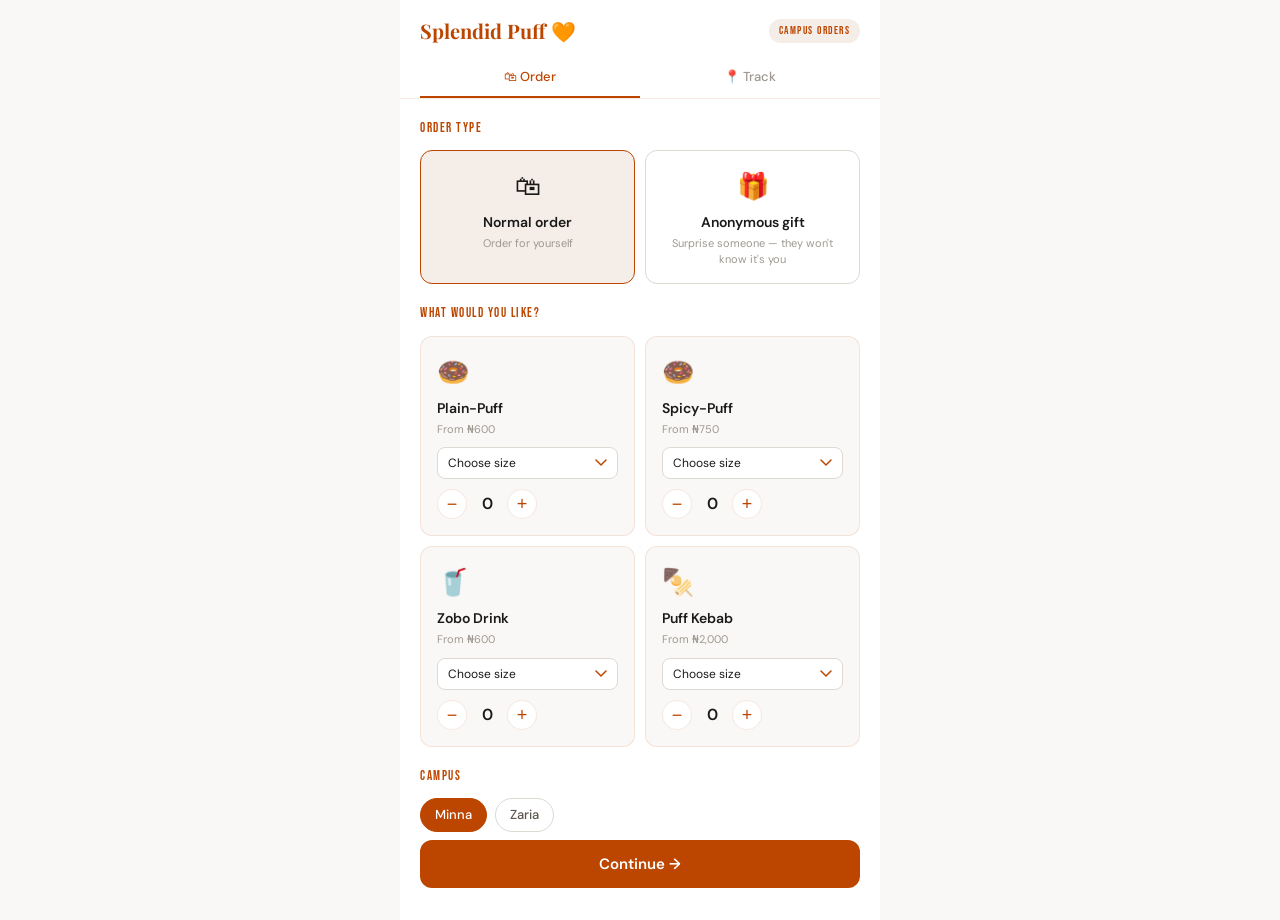
<file: index.html>
<!DOCTYPE html>
<html lang="en">
<head>
  <meta charset="UTF-8">
  <meta name="viewport" content="width=device-width, initial-scale=1.0, maximum-scale=1.0, user-scalable=no">
  <title>Splendid Puff — Order Now</title>
  <link rel="preconnect" href="https://fonts.googleapis.com">
  <link rel="preconnect" href="https://fonts.gstatic.com" crossorigin>
  <link href="https://fonts.googleapis.com/css2?family=Playfair+Display:wght@500;700&family=Bebas+Neue&family=DM+Sans:wght@400;500;600&display=swap" rel="stylesheet">
  <link rel="stylesheet" href="style.css">
</head>
<body>
<div class="app">

  <!-- HEADER -->
  <div class="header">
    <div class="brand-row">
      <div class="brand-name">Splendid Puff 🧡</div>
      <div class="brand-badge">Campus Orders</div>
    </div>
    <nav class="nav">
      <button class="nav-btn active" onclick="showTab('order',this)">🛍 Order</button>
      <button class="nav-btn" onclick="showTab('track',this)">📍 Track</button>
    </nav>
  </div>

  <!-- ═══ ORDER TAB ═══ -->
  <div id="tab-order" class="screen active">

    <!-- Step 1: Product + order type selection -->
    <div id="step-1" class="step active">

      <!-- Order type selector -->
      <div class="section-label">Order type</div>
      <div class="order-type-row">
        <div class="order-type-card selected" id="type-normal" onclick="setOrderType('normal')">
          <div class="order-type-icon">🛍</div>
          <div class="order-type-title">Normal order</div>
          <div class="order-type-sub">Order for yourself</div>
        </div>
        <div class="order-type-card" id="type-gift" onclick="setOrderType('gift')">
          <div class="order-type-icon">🎁</div>
          <div class="order-type-title">Anonymous gift</div>
          <div class="order-type-sub">Surprise someone — they won't know it's you</div>
        </div>
      </div>

      <!-- Gift mode notice -->
      <div id="gift-notice" class="info-banner" style="display:none">
        🎁 <strong>Anonymous mode:</strong> Your name stays hidden. We only need your WhatsApp to confirm payment, and the recipient's details for delivery.
      </div>

      <div class="section-label">What would you like?</div>
      <div class="product-grid" id="product-grid"></div>

      <div id="flavour-wrap" style="display:none">
        <div class="section-label">Puff-puff flavour</div>
        <div class="tag-row" id="flavour-tags"></div>
      </div>

      <div class="section-label">Campus</div>
      <div class="tag-row" id="campus-tags"></div>

      <button class="btn-primary" onclick="goStep(2)">Continue →</button>
    </div>

    <!-- Step 2: Sender + recipient details -->
    <div id="step-2" class="step">
      <button class="btn-ghost" onclick="goStep(1)">← Back</button>

      <!-- NORMAL ORDER FIELDS -->
      <div id="normal-fields">
        <div class="section-label">Your details</div>
        <div class="form-group">
          <label>Full name</label>
          <input type="text" id="cust-name" placeholder="Your name" autocomplete="name">
        </div>
        <div class="form-group">
          <label>WhatsApp number</label>
          <input type="tel" id="cust-phone" placeholder="080..." autocomplete="tel">
        </div>
        <div class="form-group">
          <label>Pickup / delivery location</label>
          <input type="text" id="cust-location" placeholder="e.g. Faculty of Science, Block A">
        </div>
        <div class="form-group">
          <label>Special instructions <span class="optional">(optional)</span></label>
          <textarea id="cust-notes" placeholder="Anything we should know..."></textarea>
        </div>
      </div>

      <!-- ANONYMOUS GIFT FIELDS -->
      <div id="gift-fields" style="display:none">
        <div class="anon-section-card">
          <div class="anon-section-title">🕵️ Your contact (private)</div>
          <div class="anon-section-sub">Only used to confirm your payment — never shown to recipient</div>
          <div class="form-group" style="margin-top:1rem">
            <label>Your WhatsApp number</label>
            <input type="tel" id="sender-phone" placeholder="080..." autocomplete="tel">
          </div>
        </div>

        <div class="anon-section-card" style="margin-top:1rem">
          <div class="anon-section-title">🎁 Recipient details</div>
          <div class="anon-section-sub">Who is receiving the gift?</div>
          <div class="form-group" style="margin-top:1rem">
            <label>Recipient's name</label>
            <input type="text" id="recipient-name" placeholder="Who is this for?">
          </div>
          <div class="form-group">
            <label>Recipient's WhatsApp <span class="optional">(optional)</span></label>
            <input type="tel" id="recipient-phone" placeholder="080... (so we can notify them)">
          </div>
          <div class="form-group">
            <label>Delivery location</label>
            <input type="text" id="recipient-location" placeholder="Where should we deliver?">
          </div>
          <div class="form-group">
            <label>Your secret note <span class="optional">(optional)</span></label>
            <textarea id="gift-note" placeholder="Write something sweet... they'll love it 🧡"></textarea>
          </div>
        </div>
      </div>

      <!-- ORDER SUMMARY + PAYMENT (shared) -->
      <div class="section-label">Order summary</div>
      <div class="summary-card" id="order-summary-card"></div>

      <div class="section-label">Pay by bank transfer</div>
      <div class="bank-card">
        <div class="bank-title">🏦 Transfer to this account</div>
        <div class="bank-acct" id="bank-acct-display"></div>
        <div class="bank-detail" id="bank-name-display"></div>
        <div class="bank-detail" id="bank-holder-display"></div>
        <div class="bank-ref-note">📌 Use your WhatsApp number as the transfer reference</div>
      </div>

      <div class="section-label">Upload payment receipt</div>
      <div class="upload-zone" id="upload-zone" onclick="document.getElementById('receipt-input').click()">
        <div class="upload-icon">📎</div>
        <div class="upload-text">Tap to upload screenshot or photo of transfer</div>
        <div class="upload-filename" id="upload-filename"></div>
      </div>
      <input type="file" id="receipt-input" accept="image/*,application/pdf" onchange="handleUpload(this)">

      <button class="btn-primary" id="btn-submit" onclick="submitOrder()">Place order</button>
    </div>

    <!-- Step 3: Success -->
    <div id="step-3" class="step">
      <div class="success-wrap">
        <div class="success-emoji">🎉</div>
        <div class="success-title" id="success-title">Order received!</div>
        <div class="success-sub" id="success-msg">We've got your order and will confirm on WhatsApp shortly.</div>
        <div class="order-ref" id="success-ref">SP-0000</div>
        <div class="success-sub">Save your reference to track your order.</div>
        <button class="wa-btn" onclick="openWhatsApp()">💬 Message us on WhatsApp</button>
        <button class="btn-ghost full-width" style="margin-top:0.75rem" onclick="resetOrder()">Place another order</button>
      </div>
    </div>
  </div>

  <!-- ═══ TRACK TAB ═══ -->
  <div id="tab-track" class="screen">
    <div class="section-label" style="margin-top:0">Track your order</div>
    <div class="form-group">
      <label>Order reference</label>
      <input type="text" id="track-input" placeholder="SP-0001" style="text-transform:uppercase;letter-spacing:2px" oninput="this.value=this.value.toUpperCase()">
    </div>
    <button class="btn-primary" onclick="trackOrder()">Look up order</button>
    <div id="track-result"></div>
  </div>

</div>

<div class="toast" id="toast"></div>
<script src="config.js"></script>
<script src="app.js"></script>
</body>
</html>
</file>
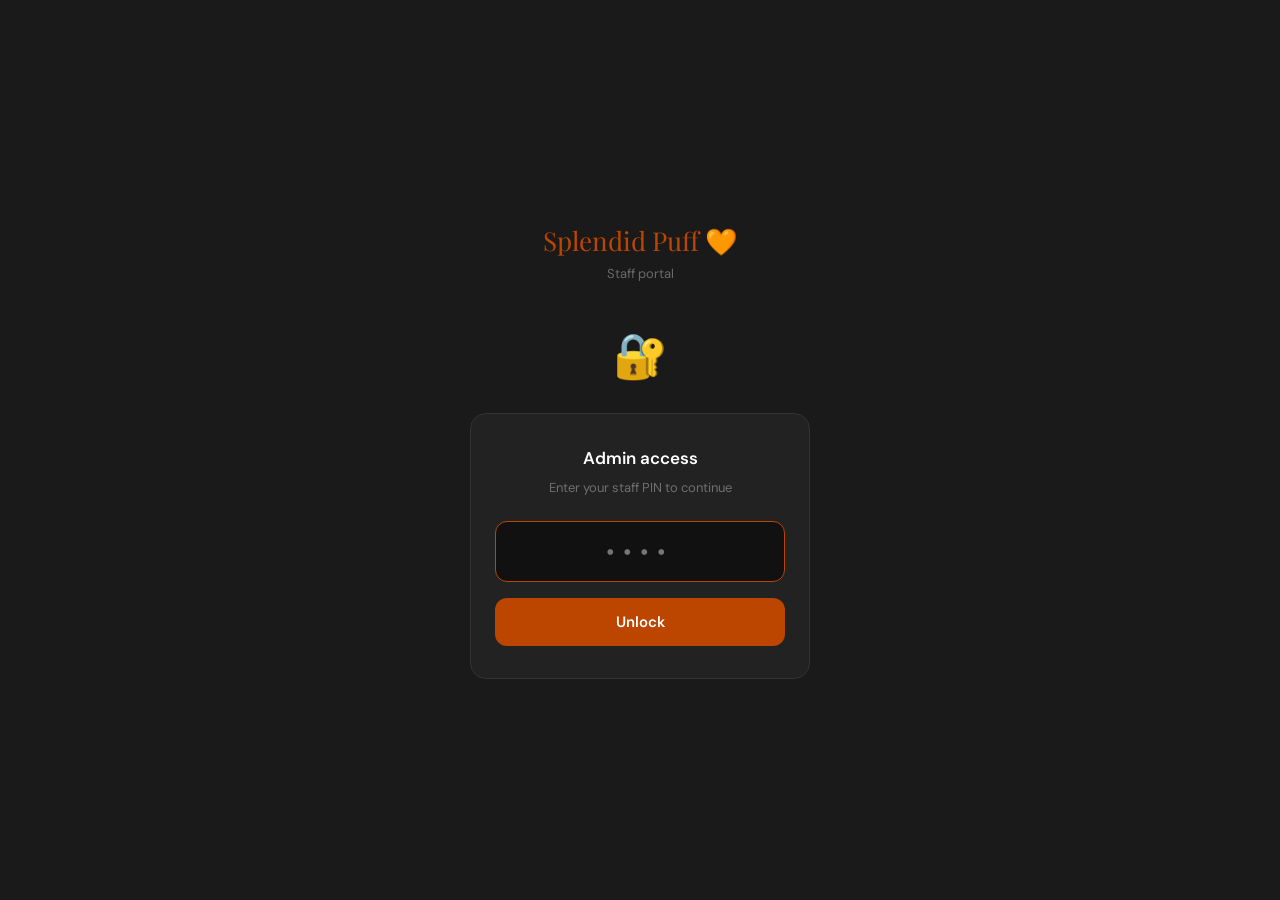
<file: admin.html>
<!DOCTYPE html>
<html lang="en">
<head>
  <meta charset="UTF-8">
  <meta name="viewport" content="width=device-width, initial-scale=1.0, maximum-scale=1.0, user-scalable=no">
  <title>Splendid Puff — Admin</title>
  <link rel="preconnect" href="https://fonts.googleapis.com">
  <link rel="preconnect" href="https://fonts.gstatic.com" crossorigin>
  <link href="https://fonts.googleapis.com/css2?family=Playfair+Display:wght@500;700&family=Bebas+Neue&family=DM+Sans:wght@400;500;600&display=swap" rel="stylesheet">
  <link rel="stylesheet" href="style.css">
  <style>
    /* Admin-only styles */
    .admin-header {
      background: var(--black);
      padding: 1.25rem;
      display: flex;
      align-items: center;
      justify-content: space-between;
      position: sticky;
      top: 0;
      z-index: 100;
    }
    .admin-brand { font-family: 'Playfair Display', serif; color: var(--orange); font-size: 18px; }
    .admin-brand span { color: rgba(255,255,255,0.4); font-family: 'DM Sans', sans-serif; font-size: 12px; display: block; margin-top: 1px; }
    .logout-btn {
      background: rgba(255,255,255,0.08);
      border: 1px solid rgba(255,255,255,0.15);
      color: rgba(255,255,255,0.6);
      font-family: 'DM Sans', sans-serif;
      font-size: 12px;
      padding: 6px 14px;
      border-radius: 20px;
      cursor: pointer;
      transition: all 0.2s;
    }
    .logout-btn:hover { background: rgba(255,255,255,0.15); color: white; }

    /* Lock screen */
    .lock-screen {
      min-height: 100vh;
      display: flex;
      flex-direction: column;
      align-items: center;
      justify-content: center;
      padding: 2rem 1.5rem;
      text-align: center;
      background: var(--black);
    }
    .lock-logo { font-family: 'Playfair Display', serif; font-size: 26px; color: var(--orange); margin-bottom: 0.25rem; }
    .lock-sub { font-size: 13px; color: rgba(255,255,255,0.35); margin-bottom: 2.5rem; }
    .lock-icon { font-size: 44px; margin-bottom: 1.5rem; }
    .lock-card {
      background: #222;
      border: 1px solid #333;
      border-radius: var(--radius-lg);
      padding: 2rem 1.5rem;
      width: 100%;
      max-width: 340px;
    }
    .lock-title { font-size: 17px; font-weight: 600; color: white; margin-bottom: 0.4rem; }
    .lock-hint { font-size: 13px; color: rgba(255,255,255,0.35); margin-bottom: 1.5rem; }
    .pin-input {
      width: 100%;
      font-family: 'DM Sans', sans-serif;
      font-size: 24px;
      letter-spacing: 8px;
      text-align: center;
      padding: 14px;
      background: #111;
      border: 1.5px solid #444;
      border-radius: var(--radius);
      color: white;
      margin-bottom: 1rem;
      transition: border-color 0.2s;
    }
    .pin-input:focus { outline: none; border-color: var(--orange); }
    .pin-input.shake { animation: shake 0.4s ease; }
    @keyframes shake { 0%,100%{transform:translateX(0)} 20%,60%{transform:translateX(-6px)} 40%,80%{transform:translateX(6px)} }
    .btn-unlock {
      width: 100%;
      padding: 14px;
      background: var(--orange);
      color: white;
      border: none;
      border-radius: var(--radius);
      font-family: 'DM Sans', sans-serif;
      font-size: 15px;
      font-weight: 600;
      cursor: pointer;
      transition: opacity 0.2s;
    }
    .btn-unlock:hover { opacity: 0.9; }

    /* Panel */
    .admin-panel { display: none; }
    .panel-body { padding: 1.25rem; padding-bottom: 2rem; }

    /* Order detail expand */
    .order-detail-row {
      padding: 10px 0;
      border-top: 1px solid var(--border);
      font-size: 13px;
      color: var(--gray-600);
      display: none;
    }
    .order-detail-row.open { display: block; }
    .detail-grid { display: grid; grid-template-columns: 110px 1fr; gap: 6px 12px; }
    .detail-key { color: var(--gray-400); font-size: 12px; }
    .detail-val { color: var(--black); font-weight: 500; font-size: 13px; }
    .anon-badge {
      display: inline-flex;
      align-items: center;
      gap: 5px;
      background: #1a1a2e;
      color: #a78bfa;
      font-size: 11px;
      font-weight: 600;
      padding: 3px 10px;
      border-radius: 12px;
      margin-bottom: 8px;
    }
    .gift-badge {
      display: inline-flex;
      align-items: center;
      gap: 5px;
      background: var(--orange-light);
      color: var(--orange);
      font-size: 11px;
      font-weight: 600;
      padding: 3px 10px;
      border-radius: 12px;
      margin-bottom: 8px;
    }
    .order-card { cursor: pointer; }
    .expand-icon { font-size: 11px; color: var(--gray-400); margin-left: auto; transition: transform 0.2s; }
    .order-card.expanded .expand-icon { transform: rotate(180deg); }

    /* Refresh btn */
    .refresh-btn {
      background: none;
      border: 1.5px solid var(--border);
      color: var(--gray-600);
      font-family: 'DM Sans', sans-serif;
      font-size: 12px;
      padding: 6px 14px;
      border-radius: 20px;
      cursor: pointer;
      transition: all 0.15s;
      display: flex;
      align-items: center;
      gap: 5px;
    }
    .refresh-btn:hover { border-color: var(--orange); color: var(--orange); }
    .row-between { display: flex; align-items: center; justify-content: space-between; margin-bottom: 1rem; }
  </style>
</head>
<body>

<!-- LOCK SCREEN -->
<div class="lock-screen" id="lock-screen">
  <div class="lock-logo">Splendid Puff 🧡</div>
  <div class="lock-sub">Staff portal</div>
  <div class="lock-icon">🔐</div>
  <div class="lock-card">
    <div class="lock-title">Admin access</div>
    <div class="lock-hint">Enter your staff PIN to continue</div>
    <input type="password" class="pin-input" id="pin-input" placeholder="••••" maxlength="6"
      onkeydown="if(event.key==='Enter') checkPin()">
    <button class="btn-unlock" onclick="checkPin()">Unlock</button>
  </div>
</div>

<!-- ADMIN PANEL -->
<div class="admin-panel" id="admin-panel">
  <div class="admin-header">
    <div class="admin-brand">
      Splendid Puff 🧡
      <span>Admin Panel</span>
    </div>
    <button class="logout-btn" onclick="logout()">Lock 🔒</button>
  </div>

  <div class="panel-body">
    <!-- Stats -->
    <div class="admin-stats">
      <div class="stat-card"><div class="stat-val" id="stat-total">0</div><div class="stat-lbl">Orders</div></div>
      <div class="stat-card"><div class="stat-val" id="stat-pending">0</div><div class="stat-lbl">Pending</div></div>
      <div class="stat-card"><div class="stat-val" id="stat-revenue">₦0</div><div class="stat-lbl">Revenue</div></div>
    </div>

    <!-- Filter + refresh -->
    <div class="row-between">
      <div class="filter-row" style="margin-bottom:0;flex:1">
        <div class="filter-chip active" onclick="filterOrders('all',this)">All</div>
        <div class="filter-chip" onclick="filterOrders('pending',this)">Pending</div>
        <div class="filter-chip" onclick="filterOrders('confirmed',this)">Confirmed</div>
        <div class="filter-chip" onclick="filterOrders('ready',this)">Ready</div>
        <div class="filter-chip" onclick="filterOrders('completed',this)">Completed</div>
      </div>
      <button class="refresh-btn" onclick="refreshAdmin()" style="margin-left:10px;flex-shrink:0">↻ Refresh</button>
    </div>

    <div id="orders-list" style="margin-top:1rem"></div>
  </div>
</div>

<div class="toast" id="toast"></div>
<script src="config.js"></script>
<script src="admin.js"></script>
</body>
</html>
</file>
<file: style.css>
/* ── RESET & BASE ── */
*, *::before, *::after { box-sizing: border-box; margin: 0; padding: 0; -webkit-tap-highlight-color: transparent; }

:root {
  --orange: #BC4600;
  --orange-light: #f5ede7;
  --orange-mid: #d9845a;
  --black: #1A1A1A;
  --white: #FFFFFF;
  --gray-50: #faf8f6;
  --gray-100: #f0ede9;
  --gray-200: #ddd9d3;
  --gray-400: #9e9890;
  --gray-600: #5c5650;
  --success: #1a7f4e;
  --success-bg: #e8f5ee;
  --warning: #9a6200;
  --warning-bg: #fef4e0;
  --border: rgba(188,70,0,0.12);
  --radius: 12px;
  --radius-lg: 16px;
}

body {
  font-family: 'DM Sans', -apple-system, BlinkMacSystemFont, sans-serif;
  background: var(--gray-50);
  color: var(--black);
  min-height: 100vh;
  font-size: 15px;
  line-height: 1.5;
}

.app {
  max-width: 480px;
  margin: 0 auto;
  min-height: 100vh;
  background: var(--white);
}

/* ── HEADER ── */
.header {
  background: var(--white);
  border-bottom: 1px solid var(--border);
  padding: 1rem 1.25rem 0;
  position: sticky;
  top: 0;
  z-index: 100;
}
.brand-row { display: flex; align-items: center; justify-content: space-between; margin-bottom: 0.75rem; }
.brand-name { font-family: 'Playfair Display', serif; font-size: 20px; color: var(--orange); font-weight: 700; }
.brand-badge {
  font-family: 'Bebas Neue', sans-serif;
  font-size: 11px;
  letter-spacing: 1.5px;
  color: var(--orange);
  background: var(--orange-light);
  padding: 4px 10px;
  border-radius: 20px;
}
.nav { display: flex; gap: 0; }
.nav-btn {
  flex: 1;
  padding: 0.65rem 0.5rem;
  background: none;
  border: none;
  border-bottom: 2.5px solid transparent;
  font-family: 'DM Sans', sans-serif;
  font-size: 13px;
  font-weight: 500;
  color: var(--gray-400);
  cursor: pointer;
  transition: all 0.2s;
  display: flex;
  align-items: center;
  justify-content: center;
  gap: 5px;
}
.nav-btn.active { color: var(--orange); border-bottom-color: var(--orange); }

/* ── SCREENS & STEPS ── */
.screen { display: none; padding: 1.25rem; padding-bottom: 2rem; }
.screen.active { display: block; animation: fadeUp 0.25s ease; }
.step { display: none; }
.step.active { display: block; animation: fadeUp 0.25s ease; }
@keyframes fadeUp { from { opacity: 0; transform: translateY(10px); } to { opacity: 1; transform: translateY(0); } }

/* ── LABELS ── */
.section-label {
  font-family: 'Bebas Neue', sans-serif;
  font-size: 13px;
  letter-spacing: 1.5px;
  color: var(--orange);
  margin-bottom: 0.75rem;
  margin-top: 1.25rem;
}
.section-label:first-child { margin-top: 0; }
.optional { color: var(--gray-400); font-size: 12px; }

/* ── PRODUCT GRID ── */
.product-grid { display: grid; grid-template-columns: 1fr 1fr; gap: 10px; }
.product-card {
  background: var(--gray-50);
  border: 1.5px solid var(--border);
  border-radius: var(--radius);
  padding: 1rem;
  transition: border-color 0.2s, background 0.2s;
}
.product-card.has-item { border-color: var(--orange); background: var(--orange-light); }
.product-emoji { font-size: 26px; margin-bottom: 6px; }
.product-name { font-weight: 600; font-size: 14px; margin-bottom: 2px; }
.product-hint { font-size: 11px; color: var(--gray-400); margin-bottom: 10px; }
select.size-select {
  width: 100%;
  font-family: 'DM Sans', sans-serif;
  font-size: 12px;
  padding: 7px 10px;
  border: 1px solid var(--gray-200);
  border-radius: 8px;
  background: var(--white);
  color: var(--black);
  appearance: none;
  -webkit-appearance: none;
  background-image: url("data:image/svg+xml,%3Csvg xmlns='http://www.w3.org/2000/svg' width='12' height='8' viewBox='0 0 12 8'%3E%3Cpath d='M1 1l5 5 5-5' stroke='%23BC4600' stroke-width='1.5' fill='none' stroke-linecap='round'/%3E%3C/svg%3E");
  background-repeat: no-repeat;
  background-position: right 10px center;
  cursor: pointer;
}
select.size-select:focus { outline: none; border-color: var(--orange); }
.qty-row { display: flex; align-items: center; gap: 10px; margin-top: 10px; }
.qty-btn {
  width: 30px; height: 30px;
  border-radius: 50%;
  border: 1.5px solid var(--border);
  background: var(--white);
  color: var(--orange);
  font-size: 18px;
  font-weight: 500;
  display: flex; align-items: center; justify-content: center;
  cursor: pointer;
  transition: background 0.15s;
  line-height: 1;
  flex-shrink: 0;
}
.qty-btn:hover { background: var(--orange-light); }
.qty-val { font-size: 16px; font-weight: 600; min-width: 20px; text-align: center; }

/* ── TAGS ── */
.tag-row { display: flex; flex-wrap: wrap; gap: 8px; }
.tag {
  padding: 6px 14px;
  border-radius: 20px;
  border: 1.5px solid var(--gray-200);
  font-size: 13px;
  cursor: pointer;
  transition: all 0.15s;
  background: var(--white);
  color: var(--gray-600);
  font-weight: 500;
}
.tag.selected { background: var(--orange); color: var(--white); border-color: var(--orange); }

/* ── GIFT CARD ── */
.gift-toggle-card {
  border: 1.5px solid var(--border);
  border-radius: var(--radius);
  padding: 1rem;
  display: flex;
  align-items: flex-start;
  gap: 12px;
  cursor: pointer;
  background: var(--white);
  transition: border-color 0.2s;
}
.gift-toggle-card input[type=checkbox] { accent-color: var(--orange); width: 18px; height: 18px; margin-top: 2px; flex-shrink: 0; }
.gift-label { font-size: 14px; font-weight: 600; }
.gift-sub { font-size: 12px; color: var(--gray-600); margin-top: 2px; }

/* ── FORM ── */
.form-group { margin-bottom: 1rem; }
.form-group label { display: block; font-size: 13px; font-weight: 500; color: var(--gray-600); margin-bottom: 6px; }
.form-group input,
.form-group textarea {
  width: 100%;
  font-family: 'DM Sans', sans-serif;
  font-size: 14px;
  padding: 11px 14px;
  border: 1.5px solid var(--gray-200);
  border-radius: var(--radius);
  background: var(--white);
  color: var(--black);
  transition: border-color 0.2s;
}
.form-group input:focus,
.form-group textarea:focus { outline: none; border-color: var(--orange); }
.form-group textarea { min-height: 90px; resize: vertical; }

/* ── SUMMARY ── */
.summary-card {
  background: var(--gray-50);
  border: 1px solid var(--border);
  border-radius: var(--radius);
  overflow: hidden;
  margin-bottom: 1rem;
}
.summary-row {
  display: flex;
  justify-content: space-between;
  align-items: flex-start;
  padding: 10px 14px;
  font-size: 14px;
  border-bottom: 1px solid var(--border);
}
.summary-row:last-child { border-bottom: none; }
.summary-row.total { font-weight: 600; background: var(--orange-light); color: var(--orange); font-size: 16px; }
.summary-row-label { color: var(--gray-400); font-size: 11px; margin-top: 2px; }

/* ── BANK CARD ── */
.bank-card {
  background: var(--orange-light);
  border: 1.5px solid var(--orange-mid);
  border-radius: var(--radius-lg);
  padding: 1.25rem;
  margin-bottom: 1rem;
}
.bank-title { font-family: 'Bebas Neue', sans-serif; letter-spacing: 1px; font-size: 13px; color: var(--orange); margin-bottom: 12px; }
.bank-acct { font-size: 26px; font-weight: 600; letter-spacing: 3px; color: var(--orange); margin: 8px 0 6px; }
.bank-detail { font-size: 13px; color: var(--gray-600); margin-bottom: 3px; }
.bank-ref-note { font-size: 12px; color: var(--orange); margin-top: 10px; background: rgba(188,70,0,0.1); padding: 8px 12px; border-radius: 8px; }

/* ── UPLOAD ── */
.upload-zone {
  border: 2px dashed var(--orange-mid);
  border-radius: var(--radius);
  padding: 1.5rem 1rem;
  text-align: center;
  cursor: pointer;
  transition: background 0.15s;
  margin-bottom: 1rem;
}
.upload-zone:hover, .upload-zone.has-file { background: var(--orange-light); }
.upload-icon { font-size: 28px; color: var(--orange); margin-bottom: 8px; }
.upload-text { font-size: 13px; color: var(--gray-400); }
.upload-filename { font-size: 13px; font-weight: 600; color: var(--orange); margin-top: 6px; }

/* ── BUTTONS ── */
.btn-primary {
  width: 100%;
  padding: 14px;
  background: var(--orange);
  color: var(--white);
  border: none;
  border-radius: var(--radius);
  font-family: 'DM Sans', sans-serif;
  font-size: 15px;
  font-weight: 600;
  cursor: pointer;
  transition: opacity 0.2s, transform 0.1s;
  margin-top: 0.5rem;
  display: block;
}
.btn-primary:hover { opacity: 0.9; }
.btn-primary:active { transform: scale(0.98); }
.btn-primary:disabled { opacity: 0.4; cursor: not-allowed; }
.btn-ghost {
  background: none;
  border: 1.5px solid var(--gray-200);
  color: var(--gray-600);
  border-radius: var(--radius);
  font-family: 'DM Sans', sans-serif;
  font-size: 13px;
  font-weight: 500;
  padding: 9px 16px;
  cursor: pointer;
  margin-bottom: 1.25rem;
  transition: border-color 0.2s;
}
.btn-ghost:hover { border-color: var(--orange); color: var(--orange); }
.btn-ghost.full-width { width: 100%; display: block; text-align: center; }
.wa-btn {
  width: 100%;
  padding: 13px;
  background: #25D366;
  color: var(--white);
  border: none;
  border-radius: var(--radius);
  font-family: 'DM Sans', sans-serif;
  font-size: 14px;
  font-weight: 600;
  cursor: pointer;
  margin-top: 1rem;
  display: block;
}
.wa-btn:hover { opacity: 0.9; }

/* ── SUCCESS ── */
.success-wrap { text-align: center; padding: 2rem 0.5rem; }
.success-emoji { font-size: 52px; margin-bottom: 1rem; animation: bounce 0.6s ease; display: block; }
@keyframes bounce { 0%,100%{transform:scale(1)}40%{transform:scale(1.2)}70%{transform:scale(0.95)} }
.success-title { font-family: 'Playfair Display', serif; font-size: 24px; color: var(--orange); margin-bottom: 0.5rem; }
.success-sub { font-size: 14px; color: var(--gray-600); line-height: 1.7; margin-bottom: 0.25rem; }
.order-ref {
  display: inline-block;
  font-family: 'Bebas Neue', sans-serif;
  font-size: 28px;
  letter-spacing: 3px;
  color: var(--orange);
  background: var(--orange-light);
  border: 1.5px dashed var(--orange-mid);
  padding: 12px 28px;
  border-radius: var(--radius);
  margin: 1rem 0;
}

/* ── TRACK ── */
.track-card {
  border: 1.5px solid var(--border);
  border-radius: var(--radius-lg);
  overflow: hidden;
  margin-top: 1.25rem;
}
.track-card-header {
  background: var(--orange);
  color: var(--white);
  padding: 1rem 1.25rem;
}
.track-name { font-size: 17px; font-weight: 600; }
.track-ref-sm { font-size: 12px; opacity: 0.8; margin-top: 2px; }
.track-card-body { padding: 1.25rem; }
.status-stepper { display: flex; flex-direction: column; gap: 0; }
.step-row { display: flex; align-items: flex-start; gap: 12px; padding-bottom: 16px; position: relative; }
.step-row:last-child { padding-bottom: 0; }
.step-row::before {
  content: '';
  position: absolute;
  left: 10px;
  top: 22px;
  width: 2px;
  height: calc(100% - 22px);
  background: var(--gray-200);
}
.step-row.done::before { background: var(--orange); }
.step-row:last-child::before { display: none; }
.step-dot {
  width: 22px; height: 22px;
  border-radius: 50%;
  border: 2px solid var(--gray-200);
  background: var(--white);
  flex-shrink: 0;
  margin-top: 2px;
  display: flex; align-items: center; justify-content: center;
  font-size: 11px;
  font-weight: 700;
  color: var(--white);
}
.step-dot.done { background: var(--orange); border-color: var(--orange); }
.step-dot.current { border-color: var(--orange); background: var(--orange-light); }
.step-text-label { font-size: 14px; font-weight: 500; }
.step-text-sub { font-size: 12px; color: var(--gray-400); margin-top: 1px; }

/* ── ADMIN ── */
.admin-stats { display: grid; grid-template-columns: repeat(3, 1fr); gap: 10px; margin-bottom: 1.25rem; }
.stat-card { background: var(--gray-50); border: 1px solid var(--border); border-radius: var(--radius); padding: 0.85rem 1rem; }
.stat-val { font-size: 22px; font-weight: 600; color: var(--orange); }
.stat-lbl { font-size: 11px; color: var(--gray-400); text-transform: uppercase; letter-spacing: 0.5px; margin-top: 2px; }
.filter-row { display: flex; gap: 6px; margin-bottom: 1rem; overflow-x: auto; padding-bottom: 2px; -webkit-overflow-scrolling: touch; }
.filter-chip {
  padding: 5px 14px;
  border-radius: 20px;
  border: 1.5px solid var(--gray-200);
  font-size: 12px; font-weight: 500;
  cursor: pointer;
  white-space: nowrap;
  background: var(--white);
  color: var(--gray-600);
  transition: all 0.15s;
}
.filter-chip.active { background: var(--orange); color: var(--white); border-color: var(--orange); }

.order-card {
  background: var(--white);
  border: 1px solid var(--border);
  border-left: 3px solid var(--gray-200);
  border-radius: var(--radius);
  padding: 1rem 1.25rem;
  margin-bottom: 10px;
}
.order-card.pending { border-left-color: #E8A020; }
.order-card.confirmed { border-left-color: var(--orange); }
.order-card.ready { border-left-color: #1a7f4e; }
.order-card.completed { border-left-color: var(--gray-200); }
.order-top { display: flex; justify-content: space-between; align-items: flex-start; margin-bottom: 6px; }
.order-name { font-size: 15px; font-weight: 600; }
.order-meta-sm { font-size: 12px; color: var(--gray-400); margin-top: 2px; }
.status-pill { font-size: 11px; font-weight: 600; padding: 3px 10px; border-radius: 12px; white-space: nowrap; }
.pill-pending { background: var(--warning-bg); color: var(--warning); }
.pill-confirmed { background: var(--orange-light); color: var(--orange); }
.pill-ready { background: var(--success-bg); color: var(--success); }
.pill-completed { background: var(--gray-100); color: var(--gray-600); }
.order-items { font-size: 13px; color: var(--gray-600); margin-bottom: 10px; }
.gift-badge { display: inline-block; background: var(--orange-light); color: var(--orange); font-size: 11px; padding: 3px 10px; border-radius: 12px; margin-bottom: 8px; }
.order-actions { display: flex; gap: 8px; flex-wrap: wrap; }
.action-chip {
  flex: 1;
  padding: 7px 10px;
  border-radius: 8px;
  font-size: 12px; font-weight: 500;
  border: 1px solid var(--gray-200);
  background: var(--gray-50);
  cursor: pointer;
  text-align: center;
  transition: opacity 0.15s;
  min-width: 70px;
}
.action-chip.primary { background: var(--orange); color: var(--white); border-color: var(--orange); }
.action-chip:hover { opacity: 0.8; }

/* ── ADMIN LOCK ── */
.admin-lock { text-align: center; padding: 2rem 1rem; }
.admin-lock-icon { font-size: 40px; margin-bottom: 1rem; }
.admin-lock-title { font-size: 17px; font-weight: 600; margin-bottom: 0.5rem; }
.admin-lock-sub { font-size: 13px; color: var(--gray-400); }

/* ── TOAST ── */
.toast {
  position: fixed;
  bottom: 1.5rem;
  left: 50%;
  transform: translateX(-50%) translateY(80px);
  background: var(--black);
  color: var(--white);
  padding: 12px 24px;
  border-radius: 50px;
  font-size: 14px;
  font-weight: 500;
  z-index: 1000;
  transition: transform 0.3s ease, opacity 0.3s ease;
  opacity: 0;
  white-space: nowrap;
  pointer-events: none;
}
.toast.show { transform: translateX(-50%) translateY(0); opacity: 1; }
.toast.error { background: #c0392b; }

/* ── MISC ── */
.empty { text-align: center; padding: 3rem 1rem; color: var(--gray-400); font-size: 14px; }
.empty-icon { font-size: 36px; margin-bottom: 10px; }

/* ── ORDER TYPE SELECTOR ── */
.order-type-row { display: grid; grid-template-columns: 1fr 1fr; gap: 10px; margin-bottom: 1rem; }
.order-type-card {
  border: 1.5px solid var(--gray-200);
  border-radius: var(--radius);
  padding: 1rem;
  text-align: center;
  cursor: pointer;
  transition: all 0.2s;
  background: var(--white);
}
.order-type-card:hover { border-color: var(--orange); }
.order-type-card.selected { border-color: var(--orange); background: var(--orange-light); }
.order-type-icon { font-size: 26px; margin-bottom: 6px; }
.order-type-title { font-size: 14px; font-weight: 600; color: var(--black); margin-bottom: 3px; }
.order-type-sub { font-size: 11px; color: var(--gray-400); line-height: 1.4; }

/* ── INFO BANNER ── */
.info-banner {
  background: #1a1a2e;
  color: #c4b5fd;
  border: 1px solid #3b2f6e;
  border-radius: var(--radius);
  padding: 12px 14px;
  font-size: 13px;
  line-height: 1.5;
  margin-bottom: 0.25rem;
  display: flex;
  align-items: flex-start;
  gap: 8px;
}

/* ── ANONYMOUS GIFT SECTION CARD ── */
.anon-section-card {
  background: var(--gray-50);
  border: 1.5px solid var(--border);
  border-radius: var(--radius);
  padding: 1rem 1.25rem;
}
.anon-section-title { font-size: 14px; font-weight: 600; color: var(--black); }
.anon-section-sub   { font-size: 12px; color: var(--gray-400); margin-top: 2px; }
</file>
